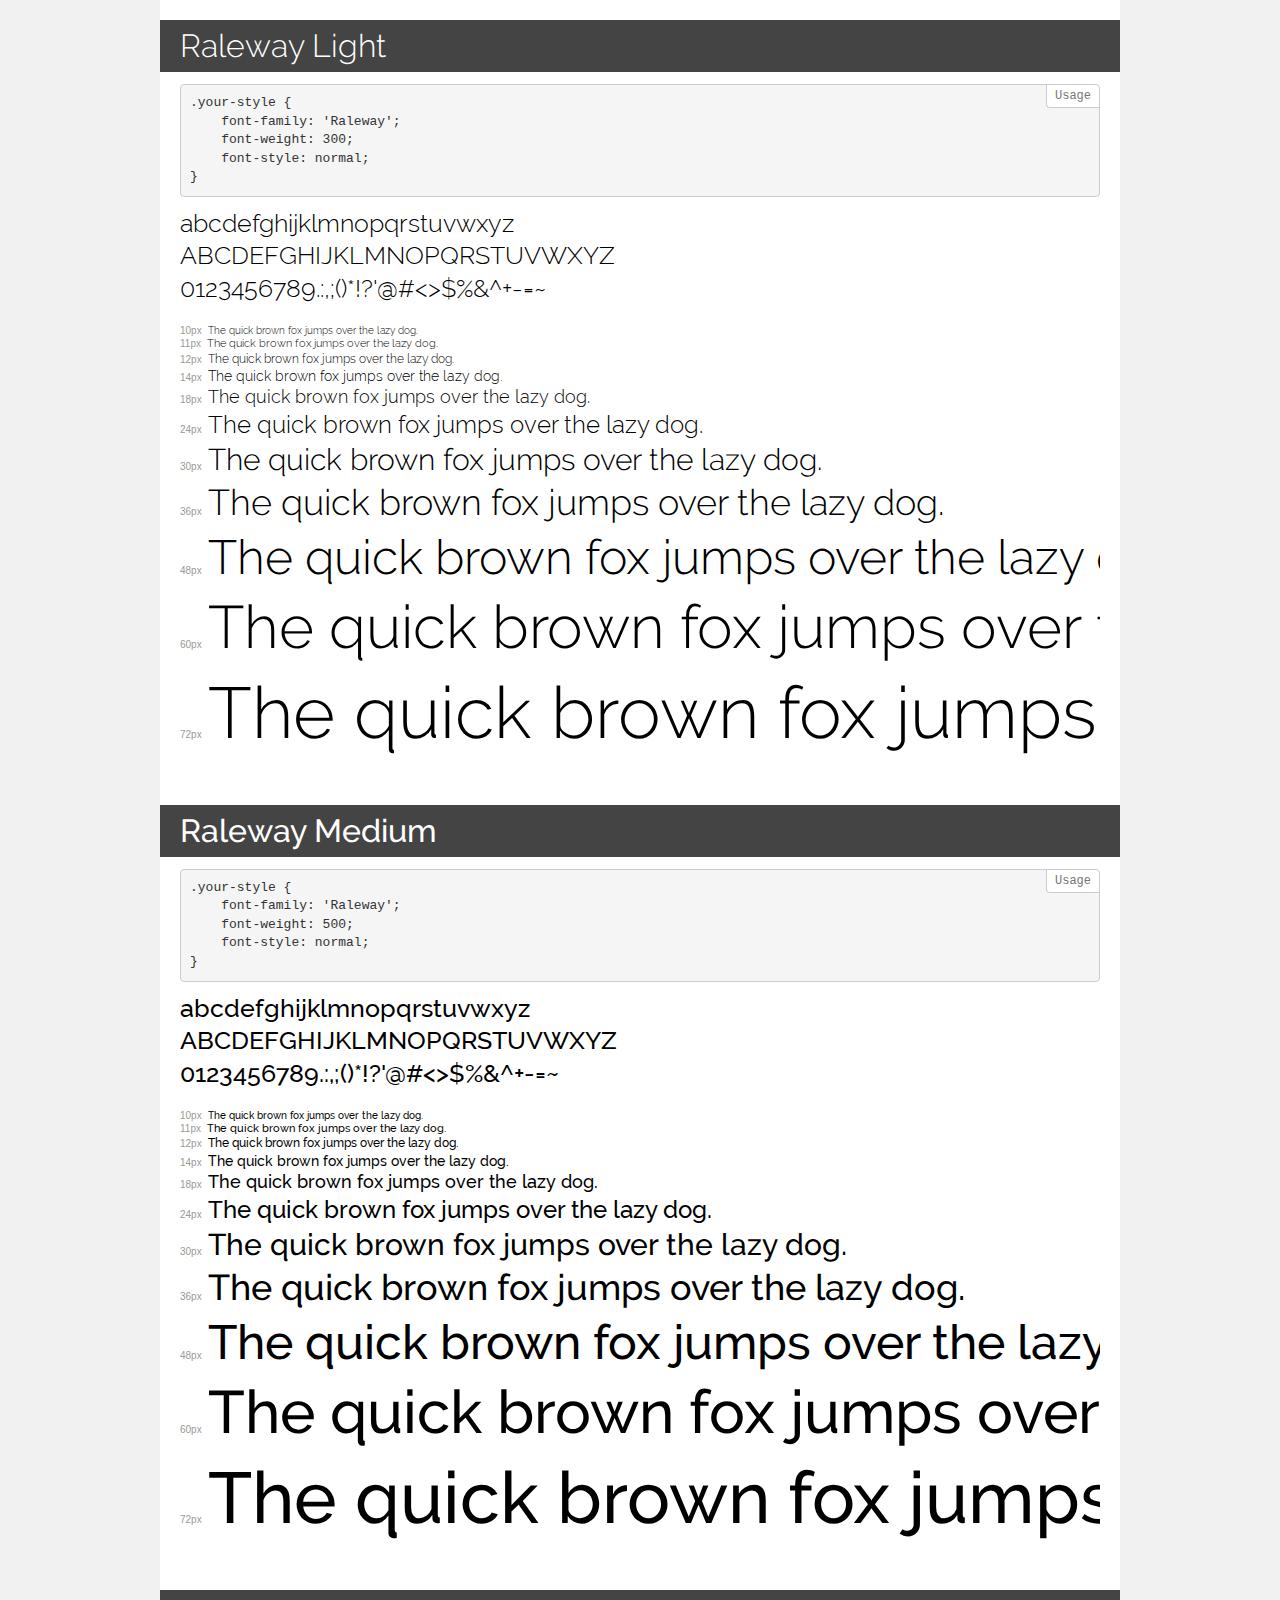
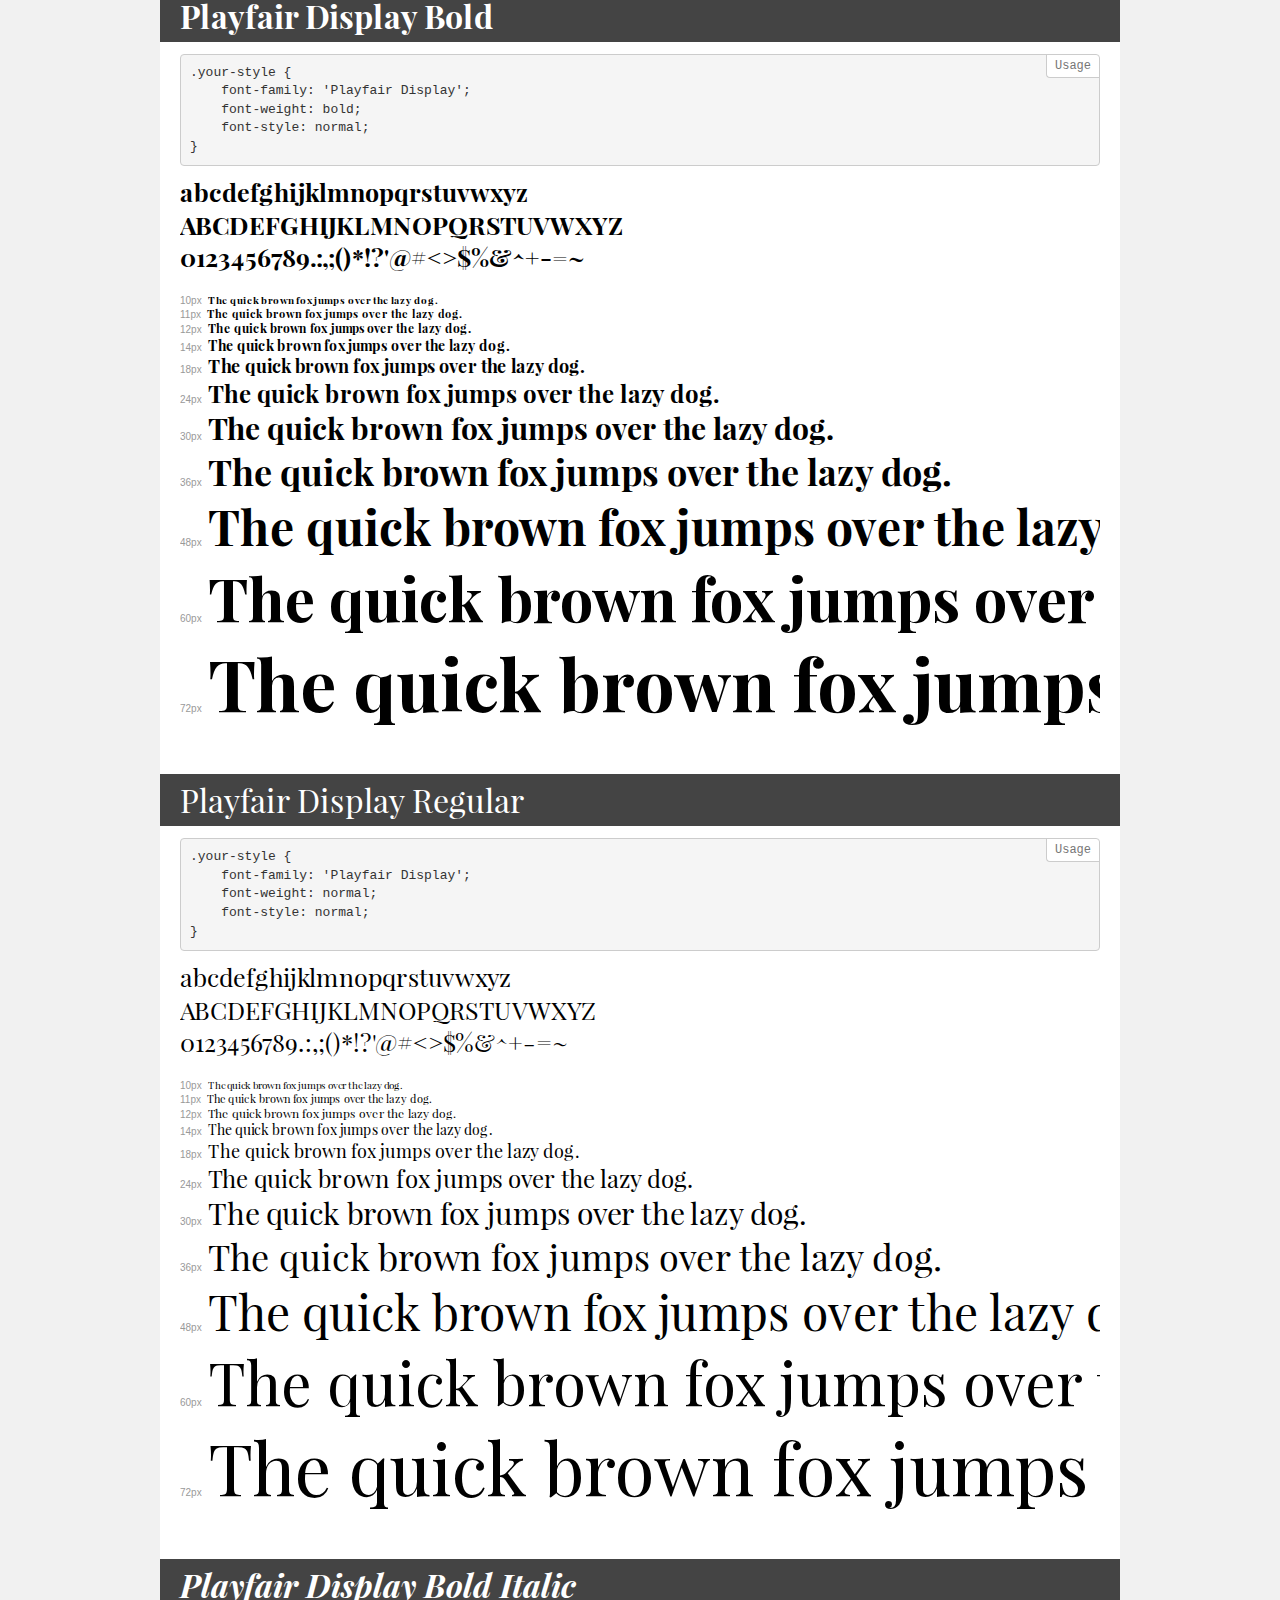
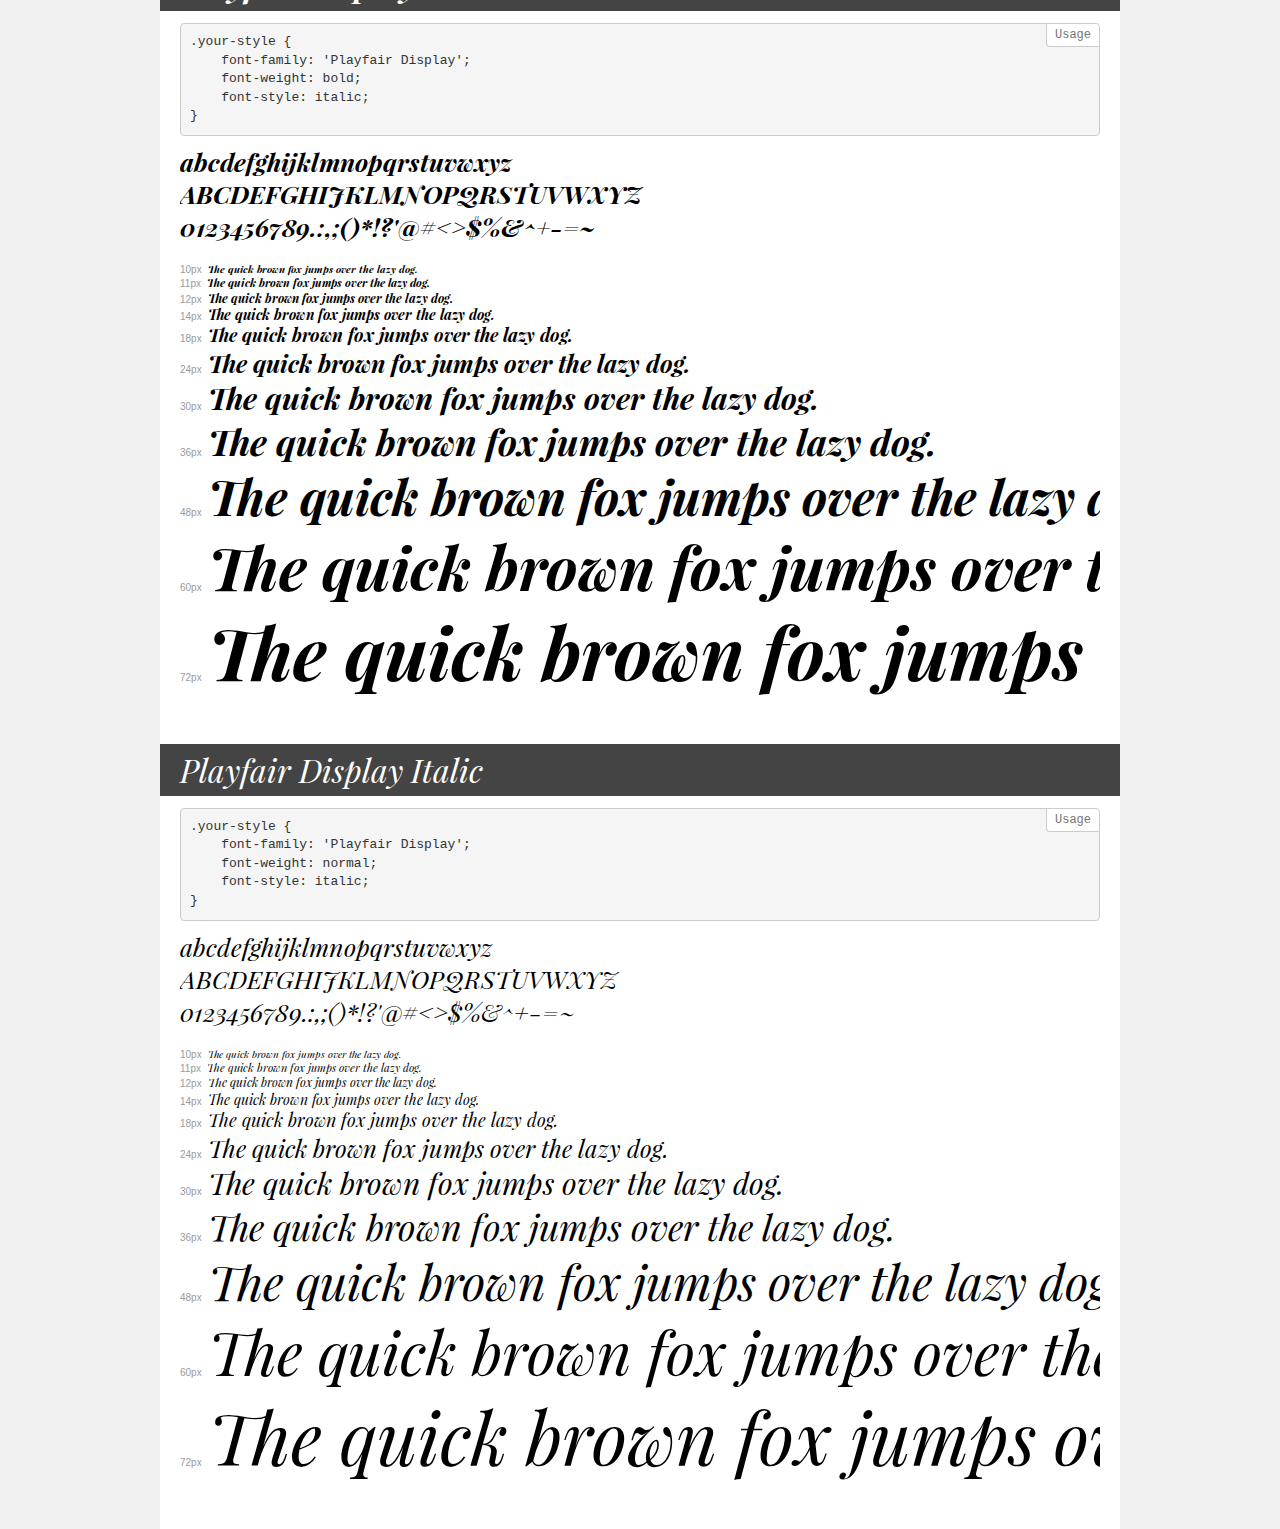
<file: fonts/demo.html>
<!DOCTYPE html>
<html>
<head>
    <meta charset="utf-8">
    <meta http-equiv="X-UA-Compatible" content="IE=edge">
    <meta name="viewport" content="width=device-width, initial-scale=1">
    <meta name="robots" content="noindex, noarchive">
    <meta name="format-detection" content="telephone=no">
    <title>Transfonter demo</title>
    <link href="stylesheet.css" rel="stylesheet">
    <style>
        /*
        http://meyerweb.com/eric/tools/css/reset/
        v2.0 | 20110126
        License: none (public domain)
        */
        html, body, div, span, applet, object, iframe,
        h1, h2, h3, h4, h5, h6, p, blockquote, pre,
        a, abbr, acronym, address, big, cite, code,
        del, dfn, em, img, ins, kbd, q, s, samp,
        small, strike, strong, sub, sup, tt, var,
        b, u, i, center,
        dl, dt, dd, ol, ul, li,
        fieldset, form, label, legend,
        table, caption, tbody, tfoot, thead, tr, th, td,
        article, aside, canvas, details, embed,
        figure, figcaption, footer, header, hgroup,
        menu, nav, output, ruby, section, summary,
        time, mark, audio, video {
            margin: 0;
            padding: 0;
            border: 0;
            font-size: 100%;
            font: inherit;
            vertical-align: baseline;
        }
        /* HTML5 display-role reset for older browsers */
        article, aside, details, figcaption, figure,
        footer, header, hgroup, menu, nav, section {
            display: block;
        }
        body {
            line-height: 1;
        }
        ol, ul {
            list-style: none;
        }
        blockquote, q {
            quotes: none;
        }
        blockquote:before, blockquote:after,
        q:before, q:after {
            content: '';
            content: none;
        }
        table {
            border-collapse: collapse;
            border-spacing: 0;
        }
        /* common styles */
        body {
            background: #f1f1f1;
            color: #000;
        }
        .page {
            background: #fff;
            width: 920px;
            margin: 0 auto;
            padding: 20px 20px 0 20px;
            overflow: hidden;
        }
        .font-container {
            overflow-x: auto;
            overflow-y: hidden;
            margin-bottom: 40px;
            line-height: 1.3;
            white-space: nowrap;
            padding-bottom: 5px;
        }
        h1 {
            position: relative;
            background: #444;
            font-size: 32px;
            color: #fff;
            padding: 10px 20px;
            margin: 0 -20px 12px -20px;
        }
        .letters {
            font-size: 25px;
            margin-bottom: 20px;
        }
        .s10:before {
            content: '10px';
        }
        .s11:before {
            content: '11px';
        }
        .s12:before {
            content: '12px';
        }
        .s14:before {
            content: '14px';
        }
        .s18:before {
            content: '18px';
        }
        .s24:before {
            content: '24px';
        }
        .s30:before {
            content: '30px';
        }
        .s36:before {
            content: '36px';
        }
        .s48:before {
            content: '48px';
        }
        .s60:before {
            content: '60px';
        }
        .s72:before {
            content: '72px';
        }
        .s10:before, .s11:before, .s12:before, .s14:before,
        .s18:before, .s24:before, .s30:before, .s36:before,
        .s48:before, .s60:before, .s72:before {
            font-family: Arial, sans-serif;
            font-size: 10px;
            font-weight: normal;
            font-style: normal;
            color: #999;
            padding-right: 6px;
        }
        pre {
            display: block;
            position: relative;
            padding: 9px;
            margin: 0 0 10px;
            font-family: Monaco, Menlo, Consolas, "Courier New", monospace !important;
            font-size: 13px;
            line-height: 1.428571429;
            color: #333;
            font-weight: normal !important;
            font-style: normal !important;
            background-color: #f5f5f5;
            border: 1px solid #ccc;
            overflow-x: auto;
            border-radius: 4px;
        }
        pre:after {
            display: block;
            position: absolute;
            right: 0;
            top: 0;
            content: 'Usage';
            line-height: 1;
            padding: 5px 8px;
            font-size: 12px;
            color: #767676;
            background-color: #fff;
            border: 1px solid #ccc;
            border-right: none;
            border-top: none;
            border-radius: 0 4px 0 4px;
            z-index: 10;
        }
        /* responsive */
        @media (max-width: 959px) {
            .page {
                width: auto;
                margin: 0;
            }
        }
    </style>
</head>
<body>
<div class="page">
    <div class="demo" style="font-family: 'Raleway'; font-weight: 300; font-style: normal;">
        <h1>Raleway Light</h1>
        <pre>.your-style {
    font-family: 'Raleway';
    font-weight: 300;
    font-style: normal;
}</pre>
        <div class="font-container">
            <p class="letters">
                abcdefghijklmnopqrstuvwxyz<br>
ABCDEFGHIJKLMNOPQRSTUVWXYZ<br>
                0123456789.:,;()*!?'@#<>$%&^+-=~
            </p>
            <p class="s10" style="font-size: 10px;">The quick brown fox jumps over the lazy dog.</p>
            <p class="s11" style="font-size: 11px;">The quick brown fox jumps over the lazy dog.</p>
            <p class="s12" style="font-size: 12px;">The quick brown fox jumps over the lazy dog.</p>
            <p class="s14" style="font-size: 14px;">The quick brown fox jumps over the lazy dog.</p>
            <p class="s18" style="font-size: 18px;">The quick brown fox jumps over the lazy dog.</p>
            <p class="s24" style="font-size: 24px;">The quick brown fox jumps over the lazy dog.</p>
            <p class="s30" style="font-size: 30px;">The quick brown fox jumps over the lazy dog.</p>
            <p class="s36" style="font-size: 36px;">The quick brown fox jumps over the lazy dog.</p>
            <p class="s48" style="font-size: 48px;">The quick brown fox jumps over the lazy dog.</p>
            <p class="s60" style="font-size: 60px;">The quick brown fox jumps over the lazy dog.</p>
            <p class="s72" style="font-size: 72px;">The quick brown fox jumps over the lazy dog.</p>
        </div>
    </div>
    <div class="demo" style="font-family: 'Raleway'; font-weight: 500; font-style: normal;">
        <h1>Raleway Medium</h1>
        <pre>.your-style {
    font-family: 'Raleway';
    font-weight: 500;
    font-style: normal;
}</pre>
        <div class="font-container">
            <p class="letters">
                abcdefghijklmnopqrstuvwxyz<br>
ABCDEFGHIJKLMNOPQRSTUVWXYZ<br>
                0123456789.:,;()*!?'@#<>$%&^+-=~
            </p>
            <p class="s10" style="font-size: 10px;">The quick brown fox jumps over the lazy dog.</p>
            <p class="s11" style="font-size: 11px;">The quick brown fox jumps over the lazy dog.</p>
            <p class="s12" style="font-size: 12px;">The quick brown fox jumps over the lazy dog.</p>
            <p class="s14" style="font-size: 14px;">The quick brown fox jumps over the lazy dog.</p>
            <p class="s18" style="font-size: 18px;">The quick brown fox jumps over the lazy dog.</p>
            <p class="s24" style="font-size: 24px;">The quick brown fox jumps over the lazy dog.</p>
            <p class="s30" style="font-size: 30px;">The quick brown fox jumps over the lazy dog.</p>
            <p class="s36" style="font-size: 36px;">The quick brown fox jumps over the lazy dog.</p>
            <p class="s48" style="font-size: 48px;">The quick brown fox jumps over the lazy dog.</p>
            <p class="s60" style="font-size: 60px;">The quick brown fox jumps over the lazy dog.</p>
            <p class="s72" style="font-size: 72px;">The quick brown fox jumps over the lazy dog.</p>
        </div>
    </div>
    <div class="demo" style="font-family: 'Playfair Display'; font-weight: bold; font-style: normal;">
        <h1>Playfair Display Bold</h1>
        <pre>.your-style {
    font-family: 'Playfair Display';
    font-weight: bold;
    font-style: normal;
}</pre>
        <div class="font-container">
            <p class="letters">
                abcdefghijklmnopqrstuvwxyz<br>
ABCDEFGHIJKLMNOPQRSTUVWXYZ<br>
                0123456789.:,;()*!?'@#<>$%&^+-=~
            </p>
            <p class="s10" style="font-size: 10px;">The quick brown fox jumps over the lazy dog.</p>
            <p class="s11" style="font-size: 11px;">The quick brown fox jumps over the lazy dog.</p>
            <p class="s12" style="font-size: 12px;">The quick brown fox jumps over the lazy dog.</p>
            <p class="s14" style="font-size: 14px;">The quick brown fox jumps over the lazy dog.</p>
            <p class="s18" style="font-size: 18px;">The quick brown fox jumps over the lazy dog.</p>
            <p class="s24" style="font-size: 24px;">The quick brown fox jumps over the lazy dog.</p>
            <p class="s30" style="font-size: 30px;">The quick brown fox jumps over the lazy dog.</p>
            <p class="s36" style="font-size: 36px;">The quick brown fox jumps over the lazy dog.</p>
            <p class="s48" style="font-size: 48px;">The quick brown fox jumps over the lazy dog.</p>
            <p class="s60" style="font-size: 60px;">The quick brown fox jumps over the lazy dog.</p>
            <p class="s72" style="font-size: 72px;">The quick brown fox jumps over the lazy dog.</p>
        </div>
    </div>
    <div class="demo" style="font-family: 'Playfair Display'; font-weight: normal; font-style: normal;">
        <h1>Playfair Display Regular</h1>
        <pre>.your-style {
    font-family: 'Playfair Display';
    font-weight: normal;
    font-style: normal;
}</pre>
        <div class="font-container">
            <p class="letters">
                abcdefghijklmnopqrstuvwxyz<br>
ABCDEFGHIJKLMNOPQRSTUVWXYZ<br>
                0123456789.:,;()*!?'@#<>$%&^+-=~
            </p>
            <p class="s10" style="font-size: 10px;">The quick brown fox jumps over the lazy dog.</p>
            <p class="s11" style="font-size: 11px;">The quick brown fox jumps over the lazy dog.</p>
            <p class="s12" style="font-size: 12px;">The quick brown fox jumps over the lazy dog.</p>
            <p class="s14" style="font-size: 14px;">The quick brown fox jumps over the lazy dog.</p>
            <p class="s18" style="font-size: 18px;">The quick brown fox jumps over the lazy dog.</p>
            <p class="s24" style="font-size: 24px;">The quick brown fox jumps over the lazy dog.</p>
            <p class="s30" style="font-size: 30px;">The quick brown fox jumps over the lazy dog.</p>
            <p class="s36" style="font-size: 36px;">The quick brown fox jumps over the lazy dog.</p>
            <p class="s48" style="font-size: 48px;">The quick brown fox jumps over the lazy dog.</p>
            <p class="s60" style="font-size: 60px;">The quick brown fox jumps over the lazy dog.</p>
            <p class="s72" style="font-size: 72px;">The quick brown fox jumps over the lazy dog.</p>
        </div>
    </div>
    <div class="demo" style="font-family: 'Playfair Display'; font-weight: bold; font-style: italic;">
        <h1>Playfair Display Bold Italic</h1>
        <pre>.your-style {
    font-family: 'Playfair Display';
    font-weight: bold;
    font-style: italic;
}</pre>
        <div class="font-container">
            <p class="letters">
                abcdefghijklmnopqrstuvwxyz<br>
ABCDEFGHIJKLMNOPQRSTUVWXYZ<br>
                0123456789.:,;()*!?'@#<>$%&^+-=~
            </p>
            <p class="s10" style="font-size: 10px;">The quick brown fox jumps over the lazy dog.</p>
            <p class="s11" style="font-size: 11px;">The quick brown fox jumps over the lazy dog.</p>
            <p class="s12" style="font-size: 12px;">The quick brown fox jumps over the lazy dog.</p>
            <p class="s14" style="font-size: 14px;">The quick brown fox jumps over the lazy dog.</p>
            <p class="s18" style="font-size: 18px;">The quick brown fox jumps over the lazy dog.</p>
            <p class="s24" style="font-size: 24px;">The quick brown fox jumps over the lazy dog.</p>
            <p class="s30" style="font-size: 30px;">The quick brown fox jumps over the lazy dog.</p>
            <p class="s36" style="font-size: 36px;">The quick brown fox jumps over the lazy dog.</p>
            <p class="s48" style="font-size: 48px;">The quick brown fox jumps over the lazy dog.</p>
            <p class="s60" style="font-size: 60px;">The quick brown fox jumps over the lazy dog.</p>
            <p class="s72" style="font-size: 72px;">The quick brown fox jumps over the lazy dog.</p>
        </div>
    </div>
    <div class="demo" style="font-family: 'Playfair Display'; font-weight: normal; font-style: italic;">
        <h1>Playfair Display Italic</h1>
        <pre>.your-style {
    font-family: 'Playfair Display';
    font-weight: normal;
    font-style: italic;
}</pre>
        <div class="font-container">
            <p class="letters">
                abcdefghijklmnopqrstuvwxyz<br>
ABCDEFGHIJKLMNOPQRSTUVWXYZ<br>
                0123456789.:,;()*!?'@#<>$%&^+-=~
            </p>
            <p class="s10" style="font-size: 10px;">The quick brown fox jumps over the lazy dog.</p>
            <p class="s11" style="font-size: 11px;">The quick brown fox jumps over the lazy dog.</p>
            <p class="s12" style="font-size: 12px;">The quick brown fox jumps over the lazy dog.</p>
            <p class="s14" style="font-size: 14px;">The quick brown fox jumps over the lazy dog.</p>
            <p class="s18" style="font-size: 18px;">The quick brown fox jumps over the lazy dog.</p>
            <p class="s24" style="font-size: 24px;">The quick brown fox jumps over the lazy dog.</p>
            <p class="s30" style="font-size: 30px;">The quick brown fox jumps over the lazy dog.</p>
            <p class="s36" style="font-size: 36px;">The quick brown fox jumps over the lazy dog.</p>
            <p class="s48" style="font-size: 48px;">The quick brown fox jumps over the lazy dog.</p>
            <p class="s60" style="font-size: 60px;">The quick brown fox jumps over the lazy dog.</p>
            <p class="s72" style="font-size: 72px;">The quick brown fox jumps over the lazy dog.</p>
        </div>
    </div>
</div>
</body>
</html>
</file>
<file: fonts/stylesheet.css>
@font-face {
    font-family: 'Raleway';
    src: url('Raleway-Light.eot');
    src: url('Raleway-Light.eot?#iefix') format('embedded-opentype'),
        url('Raleway-Light.woff2') format('woff2'),
        url('Raleway-Light.woff') format('woff'),
        url('Raleway-Light.ttf') format('truetype'),
        url('Raleway-Light.svg#Raleway-Light') format('svg');
    font-weight: 300;
    font-style: normal;
}

@font-face {
    font-family: 'Raleway';
    src: url('Raleway-Medium.eot');
    src: url('Raleway-Medium.eot?#iefix') format('embedded-opentype'),
        url('Raleway-Medium.woff2') format('woff2'),
        url('Raleway-Medium.woff') format('woff'),
        url('Raleway-Medium.ttf') format('truetype'),
        url('Raleway-Medium.svg#Raleway-Medium') format('svg');
    font-weight: 500;
    font-style: normal;
}

@font-face {
    font-family: 'Playfair Display';
    src: url('PlayfairDisplay-Bold.eot');
    src: url('PlayfairDisplay-Bold.eot?#iefix') format('embedded-opentype'),
        url('PlayfairDisplay-Bold.woff2') format('woff2'),
        url('PlayfairDisplay-Bold.woff') format('woff'),
        url('PlayfairDisplay-Bold.ttf') format('truetype'),
        url('PlayfairDisplay-Bold.svg#PlayfairDisplay-Bold') format('svg');
    font-weight: bold;
    font-style: normal;
}

@font-face {
    font-family: 'Playfair Display';
    src: url('PlayfairDisplay-Regular.eot');
    src: url('PlayfairDisplay-Regular.eot?#iefix') format('embedded-opentype'),
        url('PlayfairDisplay-Regular.woff2') format('woff2'),
        url('PlayfairDisplay-Regular.woff') format('woff'),
        url('PlayfairDisplay-Regular.ttf') format('truetype'),
        url('PlayfairDisplay-Regular.svg#PlayfairDisplay-Regular') format('svg');
    font-weight: normal;
    font-style: normal;
}

@font-face {
    font-family: 'Playfair Display';
    src: url('PlayfairDisplay-BoldItalic.eot');
    src: url('PlayfairDisplay-BoldItalic.eot?#iefix') format('embedded-opentype'),
        url('PlayfairDisplay-BoldItalic.woff2') format('woff2'),
        url('PlayfairDisplay-BoldItalic.woff') format('woff'),
        url('PlayfairDisplay-BoldItalic.ttf') format('truetype'),
        url('PlayfairDisplay-BoldItalic.svg#PlayfairDisplay-BoldItalic') format('svg');
    font-weight: bold;
    font-style: italic;
}

@font-face {
    font-family: 'Playfair Display';
    src: url('PlayfairDisplay-Italic.eot');
    src: url('PlayfairDisplay-Italic.eot?#iefix') format('embedded-opentype'),
        url('PlayfairDisplay-Italic.woff2') format('woff2'),
        url('PlayfairDisplay-Italic.woff') format('woff'),
        url('PlayfairDisplay-Italic.ttf') format('truetype'),
        url('PlayfairDisplay-Italic.svg#PlayfairDisplay-Italic') format('svg');
    font-weight: normal;
    font-style: italic;
}
</file>
